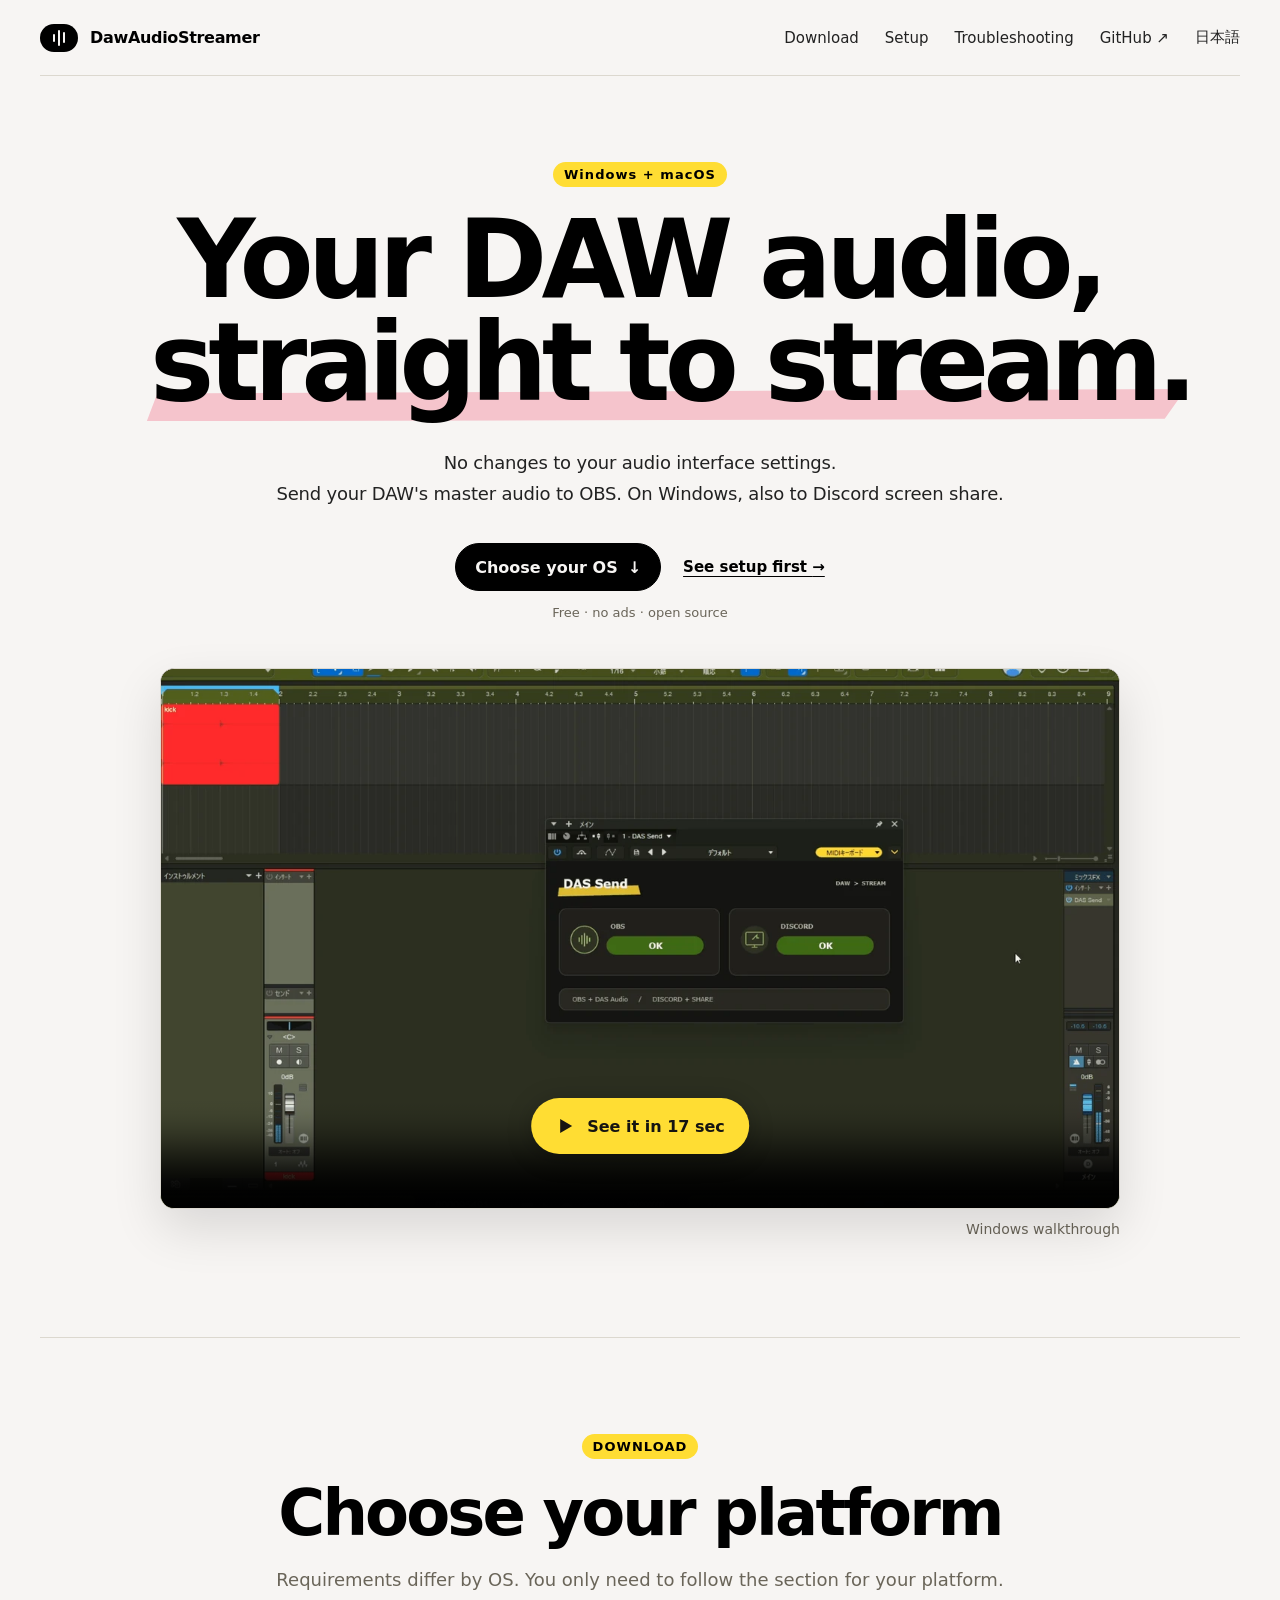
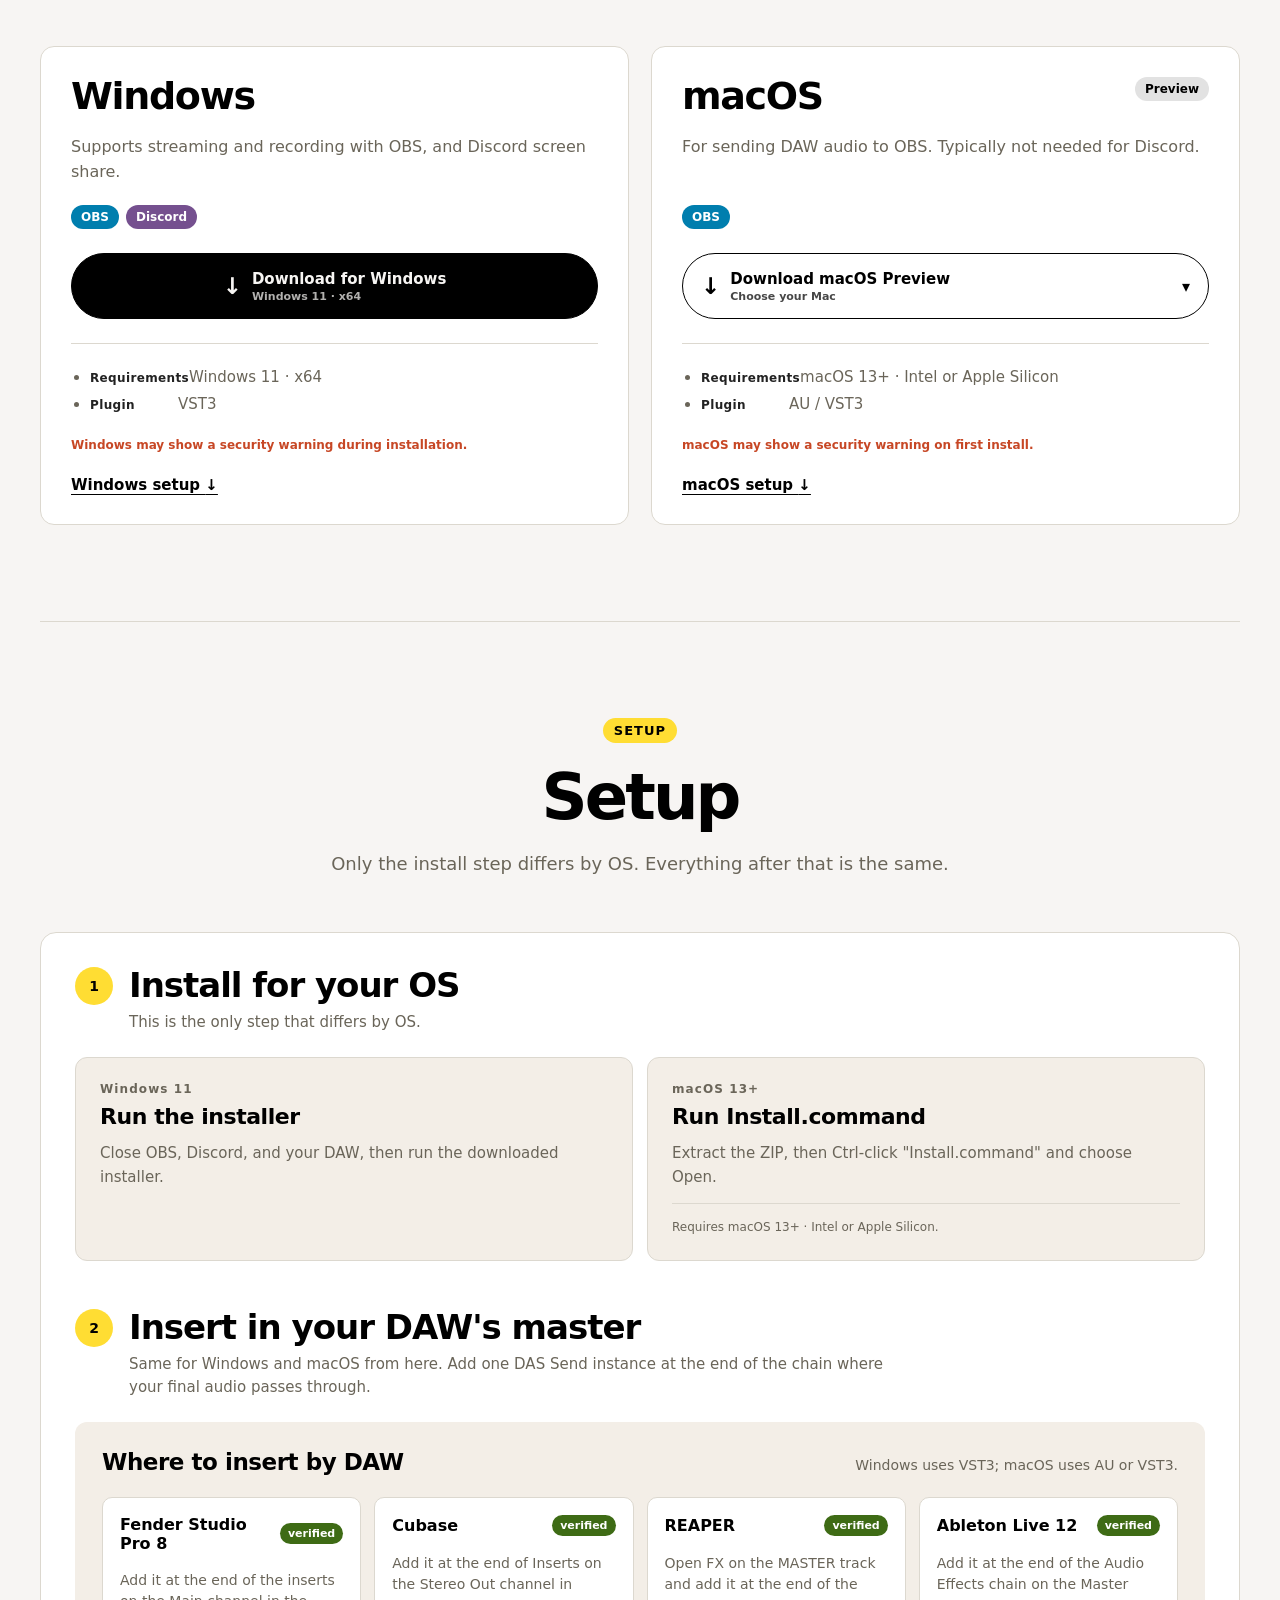
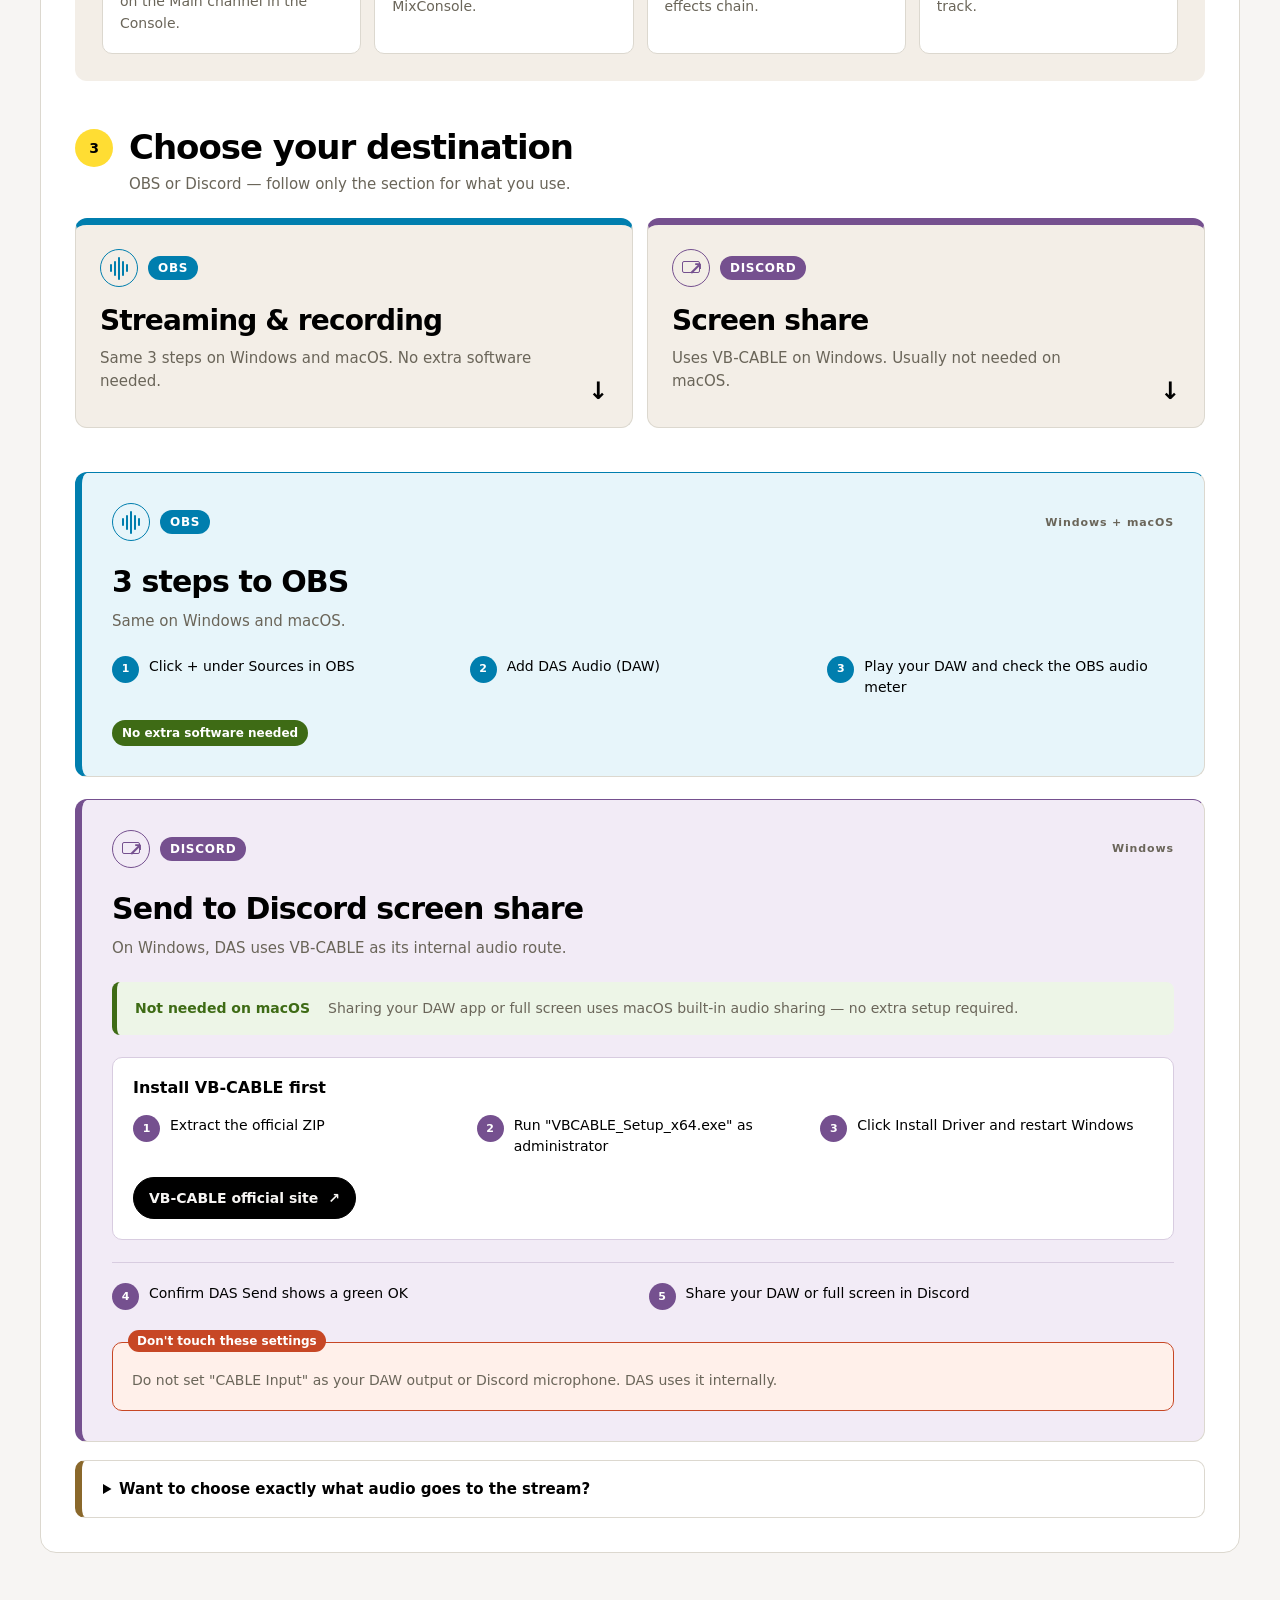
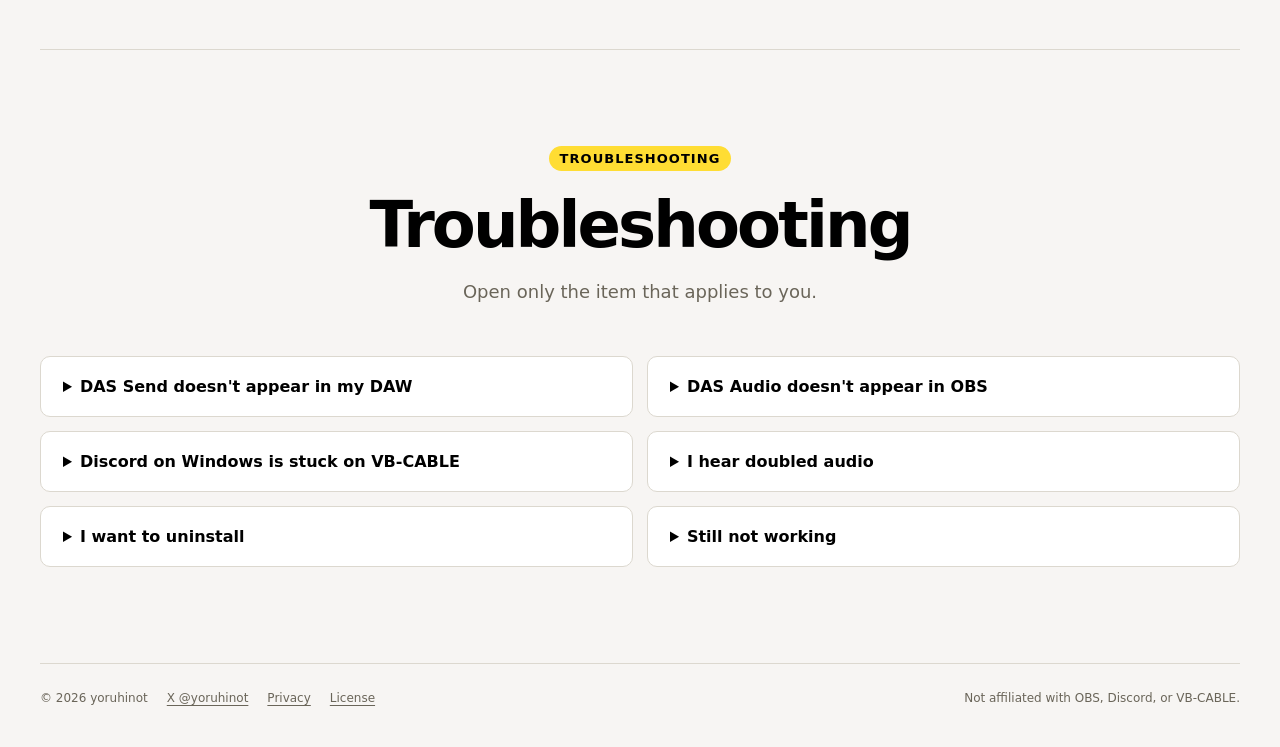
<file: site/index.html>
<!doctype html>
<html lang="ja">
<head>
  <meta charset="utf-8">
  <meta name="viewport" content="width=device-width, initial-scale=1">
  <script src="language.js?v=20260910"></script>
  <title>DawAudioStreamer — DAWの音を配信へ</title>
  <meta name="description" content="DAWの音声を、オーディオ設定を変えずにOBSやDiscordの画面共有へ送れます。Windows版とmacOSプレビュー版を配布中。">
  <meta name="theme-color" content="#f7f5f3" media="(prefers-color-scheme: light)">
  <meta name="theme-color" content="#151411" media="(prefers-color-scheme: dark)">
  <link rel="canonical" href="https://yoruhinot.github.io/DawAudioStreamer/">
  <link rel="icon" href="favicon.ico?v=20260908" sizes="16x16 32x32 48x48">
  <link rel="icon" type="image/png" sizes="32x32" href="favicon-32.png?v=20260908">
  <link rel="icon" type="image/svg+xml" sizes="any" href="favicon.svg?v=20260908">
  <link rel="apple-touch-icon" sizes="180x180" href="apple-touch-icon.png?v=20260908">
  <meta property="og:type" content="website">
  <meta property="og:site_name" content="DawAudioStreamer">
  <meta property="og:locale" content="ja_JP">
  <meta property="og:url" content="https://yoruhinot.github.io/DawAudioStreamer/">
  <meta property="og:title" content="DawAudioStreamer — DAWの音を配信へ">
  <meta property="og:description" content="DAWの音をOBSへ。WindowsではDiscordの画面共有にも。オーディオインターフェースの設定はそのまま。">
  <meta property="og:image" content="https://yoruhinot.github.io/DawAudioStreamer/og.png?v=20260908">
  <meta property="og:image:type" content="image/png">
  <meta property="og:image:alt" content="DawAudioStreamer — DAWの音を、そのまま配信へ。OBS / Discord">
  <meta property="og:image:width" content="1731">
  <meta property="og:image:height" content="909">
  <meta name="twitter:card" content="summary_large_image">
  <meta name="twitter:title" content="DawAudioStreamer — DAWの音を配信へ">
  <meta name="twitter:description" content="DAWの音をOBSへ。WindowsではDiscordの画面共有にも。オーディオインターフェースの設定はそのまま。">
  <meta name="twitter:image" content="https://yoruhinot.github.io/DawAudioStreamer/og.png?v=20260908">
  <meta name="twitter:image:alt" content="DawAudioStreamer — DAWの音を、そのまま配信へ。OBS / Discord">
  <link rel="stylesheet" href="styles.css?v=20260910-i18n">
</head>
<body>
  <header class="site-header">
    <a class="brand" href="#top" aria-label="DawAudioStreamer トップ">
      <span class="brand-mark" aria-hidden="true"><i></i><i></i><i></i></span>
      <span>DawAudioStreamer</span>
    </a>
    <nav aria-label="メインメニュー">
      <a href="#download">ダウンロード</a>
      <a href="#setup">セットアップ</a>
      <a href="#trouble">困ったとき</a>
      <a href="https://github.com/yoruhinot/DawAudioStreamer">GitHub <span aria-hidden="true">↗</span></a>
      <a href="en/?lang=en" hreflang="en" lang="en">English</a>
    </nav>
  </header>

  <main id="top">
    <section class="hero">
      <div class="hero-copy">
        <p class="eyebrow">Windows + macOS</p>
        <h1>DAWの音を、<br><span>そのまま配信へ。</span></h1>
        <p class="lead">オーディオインターフェースの設定はそのまま。<br>DAWのマスター音声をOBSへ。WindowsではDiscordの画面共有にも送れます。</p>
        <div class="hero-actions">
          <a class="primary-button" href="#download">使うOSを選ぶ <span aria-hidden="true">↓</span></a>
          <a class="text-link" href="#setup">先に手順を見る <span aria-hidden="true">→</span></a>
        </div>
        <p class="download-note">無料・広告なし・オープンソース</p>
      </div>

      <figure class="demo-figure">
        <div class="demo-player">
          <video id="demo-video" controls playsinline preload="none" width="1920" height="1080" poster="demo-poster.webp" aria-label="DawAudioStreamerの使い方：DAW、OBS、Discordでの操作">
            <source src="das-demo.mp4" type="video/mp4">
            <a href="das-demo.mp4">動画をダウンロード</a>
          </video>
          <button class="demo-play" id="demo-play" type="button" aria-label="Windowsでの使い方を再生（約17秒）" aria-controls="demo-video" hidden>
            <svg width="20" height="20" viewBox="0 0 20 20" aria-hidden="true"><path d="M5 3 17 10 5 17Z" fill="currentColor"/></svg>
            <span>17秒で見る</span>
          </button>
        </div>
        <figcaption>Windowsでの操作</figcaption>
      </figure>
    </section>

    <section class="download-section" id="download">
      <div class="section-heading">
        <p class="eyebrow">DOWNLOAD</p>
        <h2>使うパソコンを選ぶ</h2>
        <p>OSごとに必要なものが違います。該当する側だけ見れば使い始められます。</p>
      </div>

      <div class="platform-grid">
        <article class="platform-card windows-card">
          <div class="platform-card-header"><h3>Windows</h3></div>
          <p class="platform-summary">OBSでの配信・録画と、Discordの画面共有に対応します。</p>
          <div class="purpose-chips" aria-label="Windows版の用途"><span class="obs-chip">OBS</span><span class="discord-chip">Discord</span></div>
          <a class="download-button" id="windows-download" href="https://github.com/yoruhinot/DawAudioStreamer/releases/download/v0.4.2/DawAudioStreamer-Setup-0.4.2.exe">
            <span class="download-icon" aria-hidden="true">↓</span><span><strong id="download-title">Windows版をダウンロード</strong><small id="download-version">Windows 11・x64</small></span>
          </a>
          <ul class="platform-facts"><li><strong>対応環境</strong>Windows 11・x64</li><li><strong>プラグイン</strong>VST3</li></ul>
          <p class="install-warning">インストール時にWindowsの警告が表示される場合があります。</p>
          <a class="card-link" href="#windows-setup">Windowsの手順へ <span aria-hidden="true">↓</span></a>
        </article>

        <article class="platform-card mac-card">
          <div class="platform-card-header"><h3>macOS</h3><span class="stage-badge">プレビュー版</span></div>
          <p class="platform-summary">DAWの音をOBSへ送る用途向けです。Discordには通常不要です。</p>
          <div class="purpose-chips" aria-label="macOS版の用途"><span class="obs-chip">OBS</span></div>
          <details class="mac-picker" id="mac-download">
            <summary class="download-button mac-download">
              <span class="download-icon" aria-hidden="true">↓</span><span><strong>macOSプレビュー版をダウンロード</strong><small>お使いのMacを選択</small></span>
              <span class="mac-picker-caret" aria-hidden="true">▾</span>
            </summary>
            <div class="mac-picker-menu">
              <a class="mac-arch" id="mac-download-arm" href="https://github.com/yoruhinot/DawAudioStreamer/releases/download/v0.4.2-macos-preview.1/DawAudioStreamer-0.4.2-macos-preview.1-macOS-AppleSilicon.zip">
                <strong>Apple Silicon</strong><small>macOS 13以降</small>
              </a>
              <a class="mac-arch" id="mac-download-intel" href="https://github.com/yoruhinot/DawAudioStreamer/releases/download/v0.4.2-macos-preview.1/DawAudioStreamer-0.4.2-macos-preview.1-macOS-Intel.zip">
                <strong>Intel</strong><small>macOS 13以降</small>
              </a>
            </div>
          </details>
          <ul class="platform-facts"><li><strong>対応環境</strong>macOS 13以降・Intel／Apple Silicon</li><li><strong>プラグイン</strong>AU／VST3</li></ul>
          <p class="install-warning">初回インストール時にmacOSの警告が表示される場合があります。</p>
          <a class="card-link" href="#macos">macOSの手順へ <span aria-hidden="true">↓</span></a>
        </article>
      </div>
    </section>

    <section class="setup-section" id="setup">
      <span class="anchor-alias" id="start" aria-hidden="true"></span>
      <div class="section-heading"><p class="eyebrow">SETUP</p><h2>セットアップ</h2><p>OSごとに違うのはインストールだけ。その後は同じ流れで使えます。</p></div>

      <article class="setup-flow">
        <div class="flow-heading"><span>1</span><div><h3>OSに合わせてインストール</h3><p>ここだけOSごとに手順が違います。</p></div></div>
        <div class="install-grid">
          <section class="install-card" id="windows-setup">
            <p class="platform-label">Windows 11</p><h4>インストーラーを実行</h4>
            <p>OBS、Discord、DAWを終了してから、ダウンロードしたインストーラーを実行します。</p>
          </section>
          <section class="install-card" id="macos">
            <p class="platform-label">macOS 13以降</p><h4>Install.commandを実行</h4>
            <p>ZIPを展開し、「Install.command」をControlキーを押しながらクリックして［開く］を選びます。</p>
            <small>対応環境：macOS 13以降・Intel／Apple Silicon。</small>
          </section>
        </div>

        <div class="flow-heading" id="daw"><span>2</span><div><h3>DAWのマスターに挿す</h3><p>ここからはWindows・macOS共通です。最終的な音が通る場所の最後に「DAS Send」を1個追加します。</p></div></div>
        <div class="daw-block">
          <div class="subheading"><h4>DAWごとの場所</h4><p>WindowsはVST3、macOSはAUまたはVST3を使用できます。</p></div>
          <div class="daw-list">
            <article class="daw-card"><header><strong>Fender Studio Pro 8</strong><span>動作確認済み</span></header><p>コンソールの「メイン」チャンネルにある、インサートの最後へ追加します。</p></article>
            <article class="daw-card"><header><strong>Cubase</strong><span>動作確認済み</span></header><p>MixConsoleの「Stereo Out」にある、Insertsの最後へ追加します。</p></article>
            <article class="daw-card"><header><strong>REAPER</strong><span>動作確認済み</span></header><p>MASTERトラックの［FX］を開き、エフェクト列の最後へ追加します。</p></article>
            <article class="daw-card"><header><strong>Ableton Live 12</strong><span>動作確認済み</span></header><p>Masterトラックの「Audio Effects」チェーンの最後へ追加します。</p></article>
          </div>
        </div>

        <div class="flow-heading"><span>3</span><div><h3>使いたい配信先を選ぶ</h3><p>OBSかDiscord、使いたい方を選びます。選んだ先の手順だけ見れば大丈夫です。</p></div></div>
        <div class="route-choice-grid">
          <a class="route-choice obs-choice" href="#obs">
            <div class="destination-label obs-label"><span class="wave-icon" aria-hidden="true"><i></i><i></i><i></i><i></i><i></i></span><strong>OBS</strong></div>
            <h4>配信・録画</h4><p>Windows・macOSで同じ3手順。追加ソフトは不要です。</p><span class="route-arrow" aria-hidden="true">↓</span>
          </a>
          <a class="route-choice discord-choice" href="#discord">
            <div class="destination-label discord-label"><span class="share-icon" aria-hidden="true"></span><strong>DISCORD</strong></div>
            <h4>画面共有</h4><p>WindowsではVB-CABLEを使用。macOSでは通常DAS不要です。</p><span class="route-arrow" aria-hidden="true">↓</span>
          </a>
        </div>

        <div class="route-details">
          <section class="destination-card obs-guide" id="obs">
            <header class="detail-header"><div class="destination-label obs-label"><span class="wave-icon" aria-hidden="true"><i></i><i></i><i></i><i></i><i></i></span><strong>OBS</strong></div><span class="platform-scope">Windows + macOS</span></header>
            <h4>OBSへ送る3手順</h4><p>WindowsでもmacOSでも操作は同じです。</p>
            <ol><li><span>1</span>OBSの「ソース」で［＋］を押す</li><li><span>2</span>「DAS Audio（DAW）」を追加</li><li><span>3</span>DAWを再生して音声ミキサーのメーターを確認</li></ol>
            <p class="result-note success-note">追加ソフトは不要です</p>
          </section>

          <section class="destination-card discord-guide" id="discord">
            <span class="anchor-alias" id="discord-share" aria-hidden="true"></span>
            <header class="detail-header"><div class="destination-label discord-label"><span class="share-icon" aria-hidden="true"></span><strong>DISCORD</strong></div><span class="platform-scope">Windows</span></header>
            <h4>Discordの画面共有へ送る</h4><p>WindowsではVB-CABLEを、DAS内部の音声経路として使用します。</p>
            <div class="native-mac-note"><strong>macOSではこの設定は不要</strong><p>DAWアプリまたは画面全体を共有すれば、macOS標準機能で音声も共有できます。</p></div>
            <div id="vbcable" class="dependency-box">
              <strong>先にVB-CABLEをインストール</strong>
              <ol><li><span>1</span>公式ZIPを展開</li><li><span>2</span>「VBCABLE_Setup_x64.exe」を管理者として実行</li><li><span>3</span>［Install Driver］を押してWindowsを再起動</li></ol>
              <a class="secondary-button" href="https://vb-audio.com/Cable/">VB-CABLE公式サイト <span aria-hidden="true">↗</span></a>
            </div>
            <ol class="discord-final-steps"><li><span>4</span>DAS Sendが緑の「OK」になることを確認</li><li><span>5</span>DiscordでDAWまたは画面全体を共有</li></ol>
            <div class="important-note"><strong>設定は変えません</strong><p>「CABLE Input」をDAWの出力やDiscordのマイクに選ばないでください。DASが内部で使用します。</p></div>
          </section>
        </div>

        <details class="advanced-tip"><summary>共有する音だけを選びたい場合</summary><p>「配信用BUS」を1本作り、配信したいトラックだけを送ります。そのBUSの最後にDAS Sendを1個挿すと、自分だけが聞く音を配信から外せます。</p></details>
      </article>
    </section>

    <section class="trouble-section" id="trouble">
      <div class="section-heading"><p class="eyebrow">TROUBLESHOOTING</p><h2>うまくいかないとき</h2><p>該当する項目だけ開いて確認してください。</p></div>
      <div class="faq-grid">
        <details><summary>DAS SendがDAWに出てこない</summary><p>DAWのVST3またはAUプラグインを再スキャンします。インストール後にDAWを再起動していない場合は、一度終了して開き直してください。</p></details>
        <details><summary>OBSにDAS Audioが出てこない</summary><p>OBSを完全に終了して開き直し、「ソース」の［＋］をもう一度確認してください。</p><p>OBSのバージョンが古いと、DAS Audioが表示されない場合があります。表示されない場合は、OBSを最新版に更新して試してください。</p></details>
        <details><summary>Windows版のDiscordがVB-CABLEのまま</summary><p>VB-CABLEのx64版を管理者として導入し、Windowsを再起動してください。</p></details>
        <details><summary>音が二重に聞こえる</summary><p>OBSでDAS Audioとデスクトップ音声の両方から、同じDAW音声を取り込んでいないか確認します。DAS Sendも1個だけにしてください。</p></details>
        <details><summary>アンインストールしたい</summary><p>Windowsは「インストールされているアプリ」から削除します。macOSはDAWとOBSを終了して「Uninstall.command」を実行します。</p></details>
        <details><summary>それでも解決しない</summary><p>不具合や要望は<a href="https://x.com/yoruhinot">X（@yoruhinot）</a>または<a href="https://github.com/yoruhinot/DawAudioStreamer/issues">GitHub Issues</a>へ。使用OS、DAW、OBSのバージョンと症状を添えてください。</p></details>
      </div>
    </section>
  </main>

  <footer>
    <span>© 2026 yoruhinot</span>
    <a href="https://x.com/yoruhinot">X @yoruhinot</a>
    <a href="https://github.com/yoruhinot/DawAudioStreamer/blob/main/PRIVACY.ja.md">プライバシー</a>
    <a href="https://github.com/yoruhinot/DawAudioStreamer/blob/main/LICENSE">ライセンス</a>
    <span class="trademark-note">OBS、Discord、VB-CABLEの公式製品ではありません。</span>
  </footer>

  <script src="app.js?v=20260910-mac" defer></script>
</body>
</html>
</file>
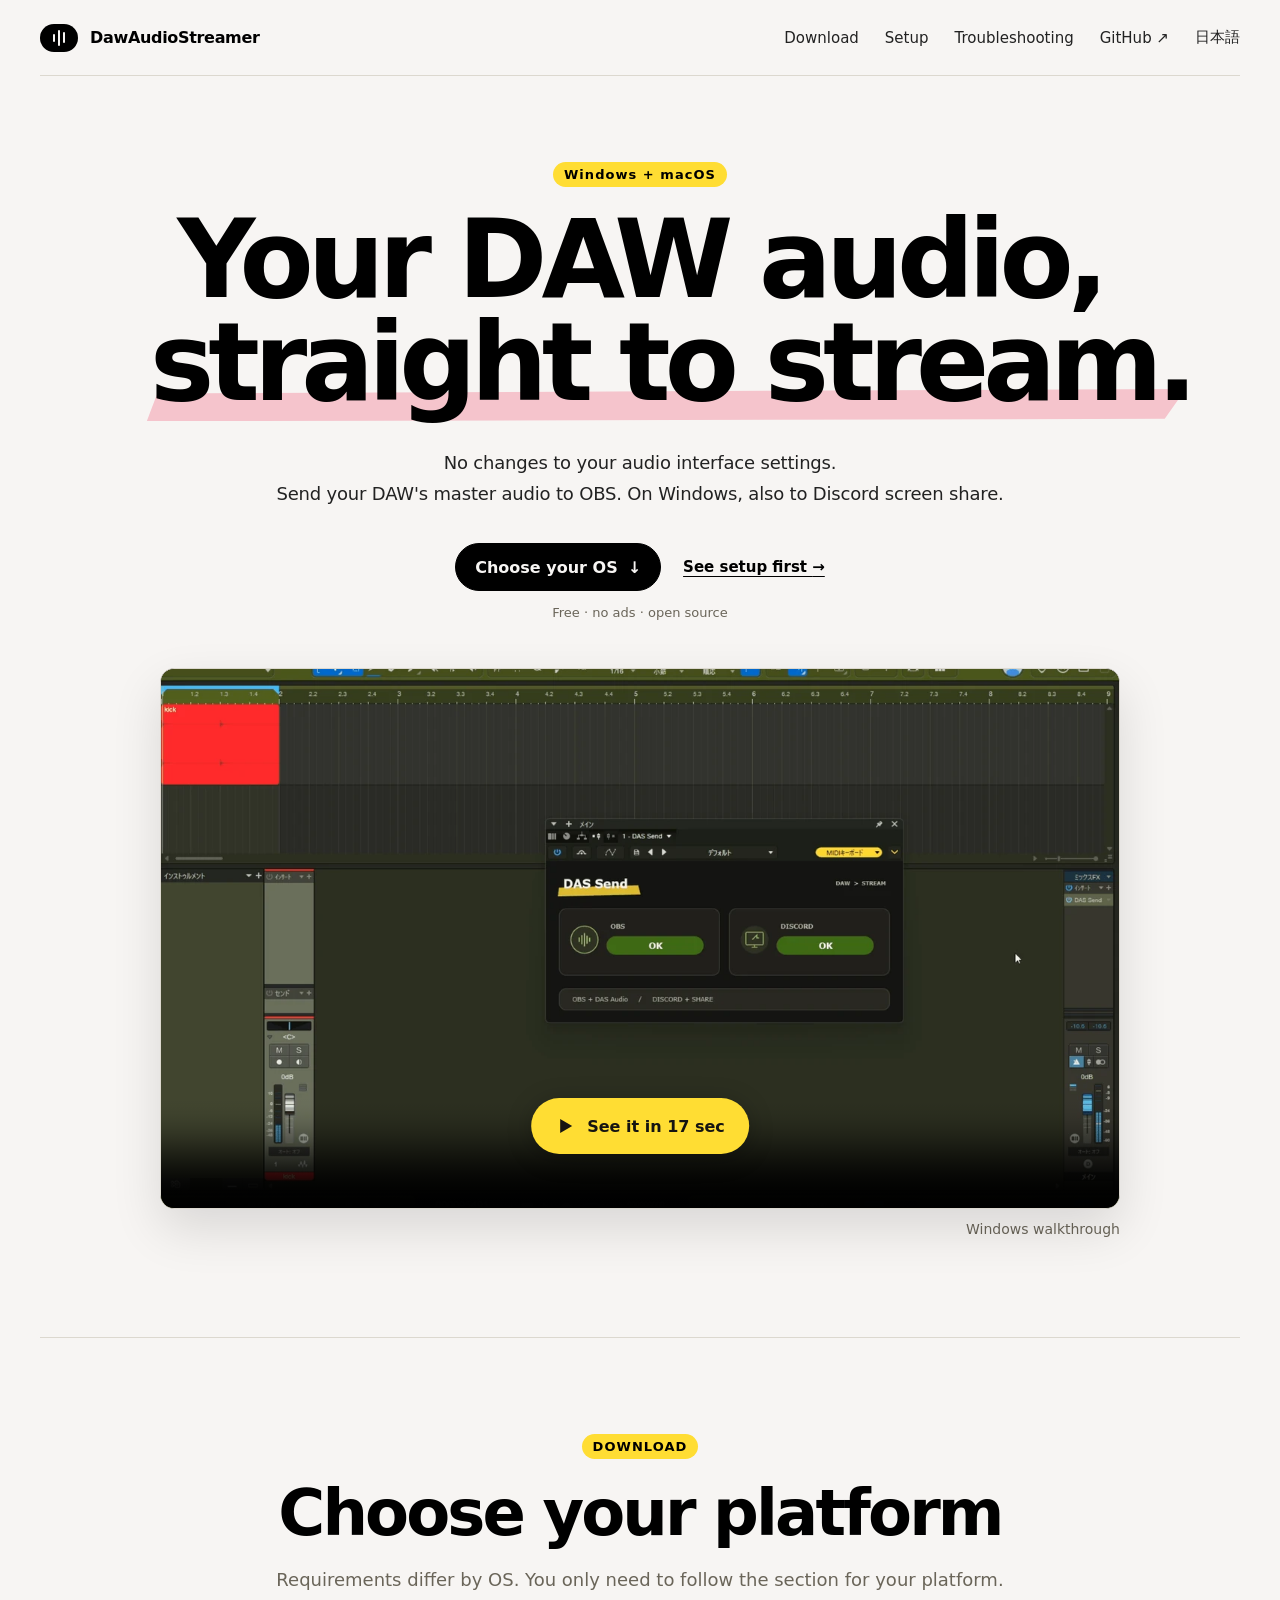
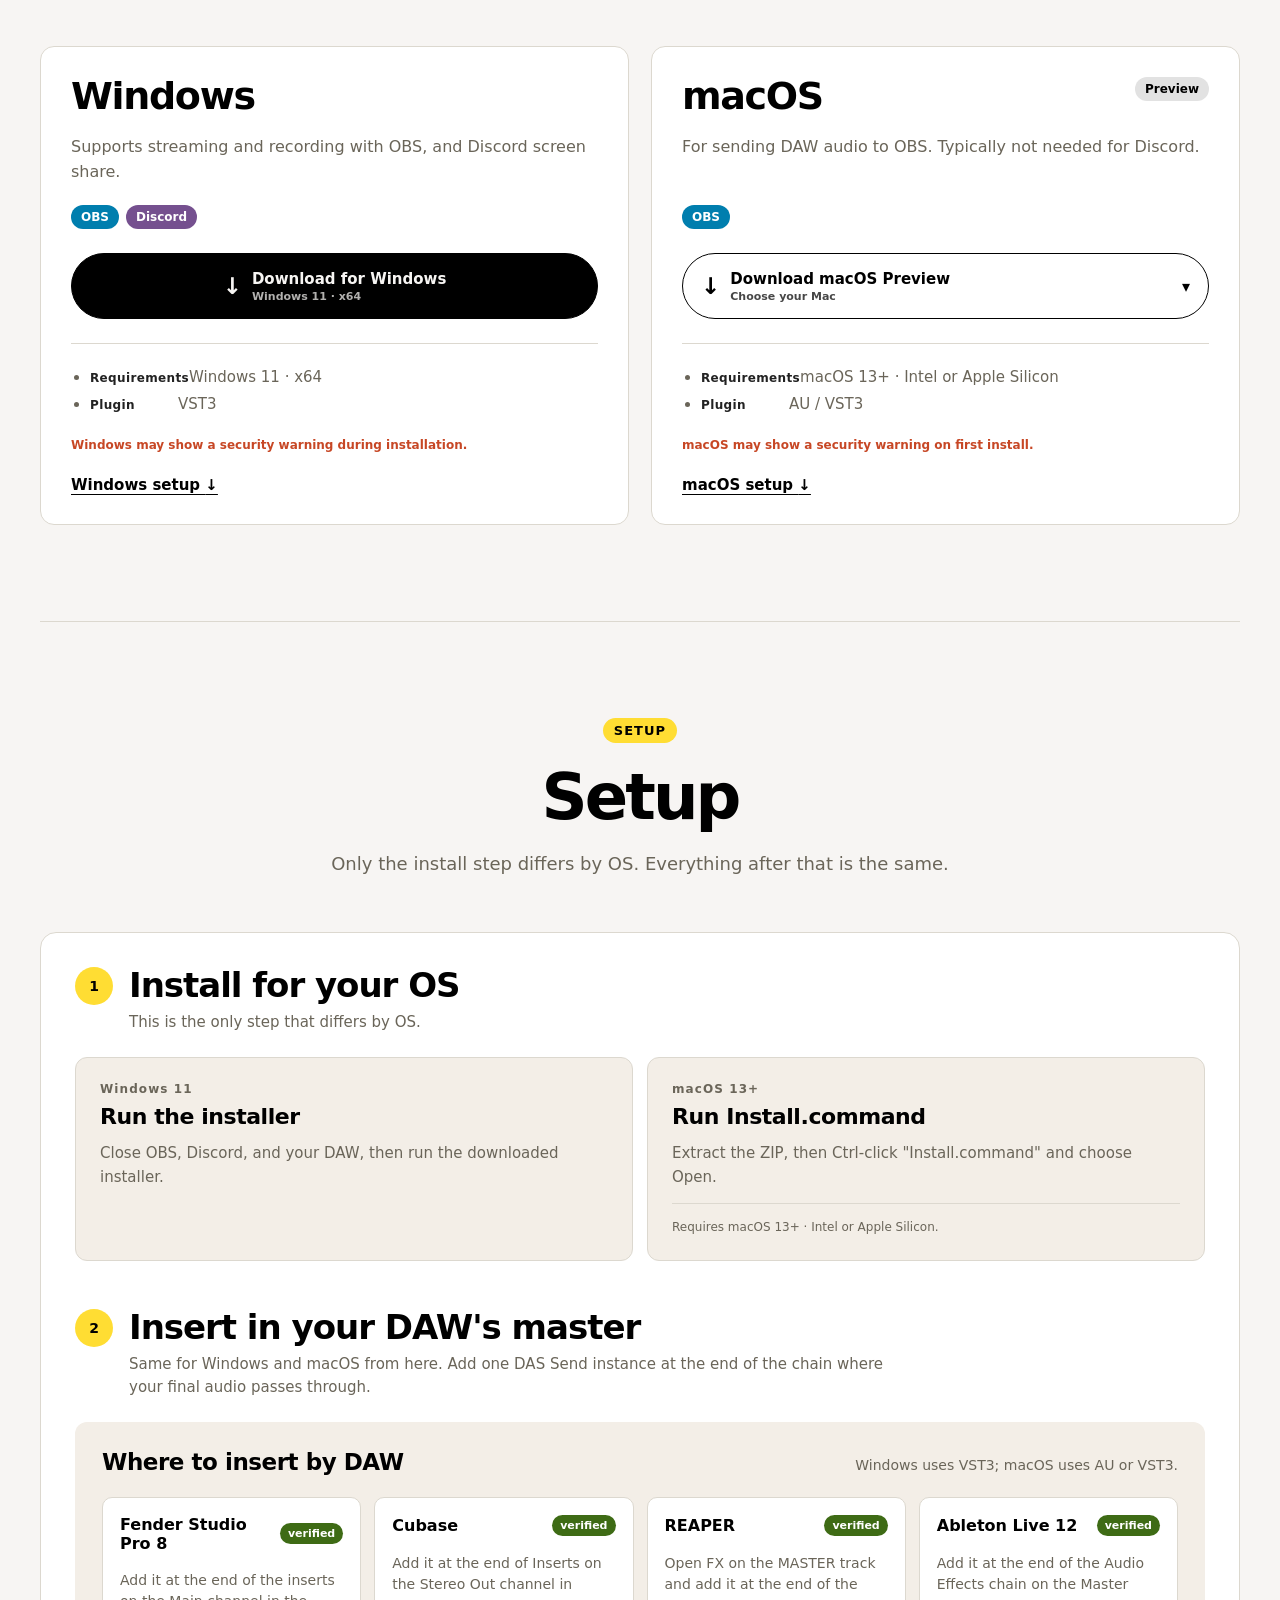
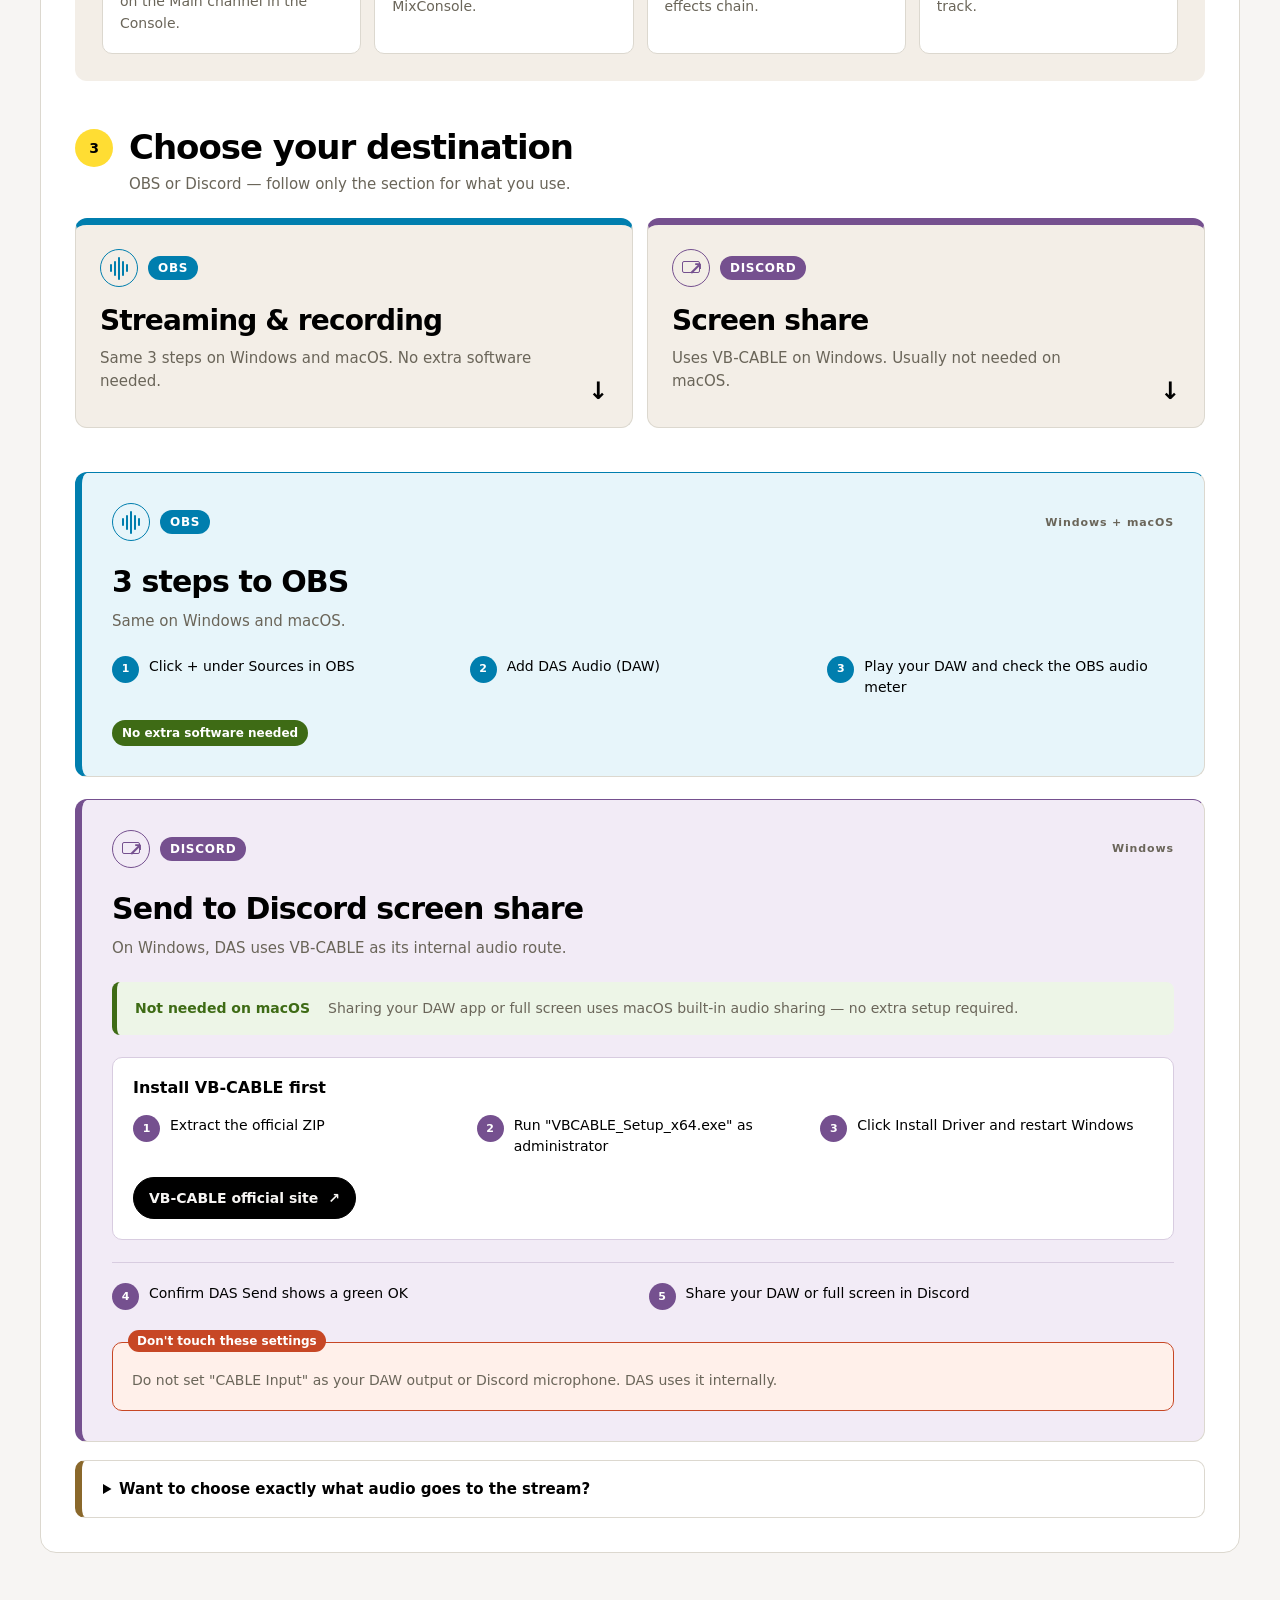
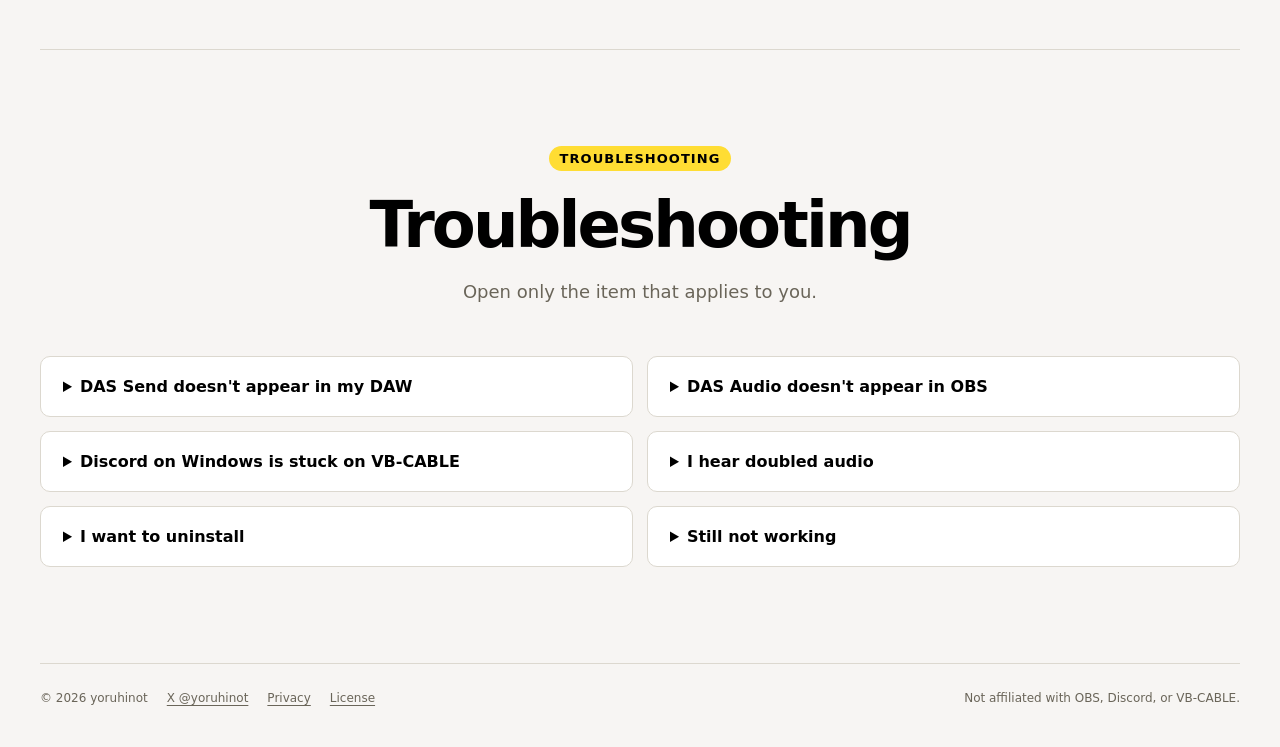
<file: site/en/index.html>
<!doctype html>
<html lang="en">
<head>
  <meta charset="utf-8">
  <meta name="viewport" content="width=device-width, initial-scale=1">
  <script src="../language.js?v=20260910"></script>
  <title>DawAudioStreamer — Stream your DAW audio to OBS and Discord</title>
  <meta name="description" content="Send your DAW's audio to OBS or Discord screen share without changing your audio interface settings. Free, open-source. Windows and macOS preview.">
  <meta name="theme-color" content="#f7f5f3" media="(prefers-color-scheme: light)">
  <meta name="theme-color" content="#151411" media="(prefers-color-scheme: dark)">
  <link rel="canonical" href="https://yoruhinot.github.io/DawAudioStreamer/en/">
  <link rel="alternate" hreflang="ja" href="https://yoruhinot.github.io/DawAudioStreamer/">
  <link rel="alternate" hreflang="en" href="https://yoruhinot.github.io/DawAudioStreamer/en/">
  <link rel="icon" href="../favicon.ico?v=20260908" sizes="16x16 32x32 48x48">
  <link rel="icon" type="image/png" sizes="32x32" href="../favicon-32.png?v=20260908">
  <link rel="icon" type="image/svg+xml" sizes="any" href="../favicon.svg?v=20260908">
  <link rel="apple-touch-icon" sizes="180x180" href="../apple-touch-icon.png?v=20260908">
  <meta property="og:type" content="website">
  <meta property="og:site_name" content="DawAudioStreamer">
  <meta property="og:locale" content="en_US">
  <meta property="og:url" content="https://yoruhinot.github.io/DawAudioStreamer/en/">
  <meta property="og:title" content="DawAudioStreamer — Stream your DAW audio to OBS and Discord">
  <meta property="og:description" content="DAW audio to OBS. Discord screen share on Windows too. No changes to your audio interface.">
  <meta property="og:image" content="https://yoruhinot.github.io/DawAudioStreamer/og.png?v=20260908">
  <meta property="og:image:type" content="image/png">
  <meta property="og:image:alt" content="DawAudioStreamer — Stream your DAW audio straight to OBS / Discord">
  <meta property="og:image:width" content="1731">
  <meta property="og:image:height" content="909">
  <meta name="twitter:card" content="summary_large_image">
  <meta name="twitter:title" content="DawAudioStreamer — Stream your DAW audio to OBS and Discord">
  <meta name="twitter:description" content="DAW audio to OBS. Discord screen share on Windows too. No changes to your audio interface.">
  <meta name="twitter:image" content="https://yoruhinot.github.io/DawAudioStreamer/og.png?v=20260908">
  <meta name="twitter:image:alt" content="DawAudioStreamer — Stream your DAW audio straight to OBS / Discord">
  <link rel="stylesheet" href="../styles.css?v=20260910-i18n">
</head>
<body>
  <header class="site-header">
    <a class="brand" href="#top" aria-label="DawAudioStreamer home">
      <span class="brand-mark" aria-hidden="true"><i></i><i></i><i></i></span>
      <span>DawAudioStreamer</span>
    </a>
    <nav aria-label="Main navigation">
      <a href="#download">Download</a>
      <a href="#setup">Setup</a>
      <a href="#trouble">Troubleshooting</a>
      <a href="https://github.com/yoruhinot/DawAudioStreamer">GitHub <span aria-hidden="true">↗</span></a>
      <a href="../?lang=ja" hreflang="ja" lang="ja">日本語</a>
    </nav>
  </header>

  <main id="top">
    <section class="hero">
      <div class="hero-copy">
        <p class="eyebrow">Windows + macOS</p>
        <h1>Your DAW audio,<br><span>straight to stream.</span></h1>
        <p class="lead">No changes to your audio interface settings.<br>Send your DAW's master audio to OBS. On Windows, also to Discord screen share.</p>
        <div class="hero-actions">
          <a class="primary-button" href="#download">Choose your OS <span aria-hidden="true">↓</span></a>
          <a class="text-link" href="#setup">See setup first <span aria-hidden="true">→</span></a>
        </div>
        <p class="download-note">Free · no ads · open source</p>
      </div>

      <figure class="demo-figure">
        <div class="demo-player">
          <video id="demo-video" controls playsinline preload="none" width="1920" height="1080" poster="../demo-poster-en.webp" aria-label="How DawAudioStreamer works: DAW, OBS, and Discord walkthrough on Windows">
            <source src="../das-demo-en.mp4" type="video/mp4">
            <a href="../das-demo-en.mp4">Download video</a>
          </video>
          <button class="demo-play" id="demo-play" type="button" aria-label="Watch the Windows walkthrough (about 17 seconds)" aria-controls="demo-video" hidden>
            <svg width="20" height="20" viewBox="0 0 20 20" aria-hidden="true"><path d="M5 3 17 10 5 17Z" fill="currentColor"/></svg>
            <span>See it in 17 sec</span>
          </button>
        </div>
        <figcaption>Windows walkthrough</figcaption>
      </figure>
    </section>

    <section class="download-section" id="download">
      <div class="section-heading">
        <p class="eyebrow">DOWNLOAD</p>
        <h2>Choose your platform</h2>
        <p>Requirements differ by OS. You only need to follow the section for your platform.</p>
      </div>

      <div class="platform-grid">
        <article class="platform-card windows-card">
          <div class="platform-card-header"><h3>Windows</h3></div>
          <p class="platform-summary">Supports streaming and recording with OBS, and Discord screen share.</p>
          <div class="purpose-chips" aria-label="Windows supported destinations"><span class="obs-chip">OBS</span><span class="discord-chip">Discord</span></div>
          <a class="download-button" id="windows-download" href="https://github.com/yoruhinot/DawAudioStreamer/releases/download/v0.4.2/DawAudioStreamer-Setup-0.4.2.exe">
            <span class="download-icon" aria-hidden="true">↓</span><span><strong id="download-title">Download for Windows</strong><small id="download-version">Windows 11 · x64</small></span>
          </a>
          <ul class="platform-facts"><li><strong>Requirements</strong>Windows 11 · x64</li><li><strong>Plugin</strong>VST3</li></ul>
          <p class="install-warning">Windows may show a security warning during installation.</p>
          <a class="card-link" href="#windows-setup">Windows setup <span aria-hidden="true">↓</span></a>
        </article>

        <article class="platform-card mac-card">
          <div class="platform-card-header"><h3>macOS</h3><span class="stage-badge">Preview</span></div>
          <p class="platform-summary">For sending DAW audio to OBS. Typically not needed for Discord.</p>
          <div class="purpose-chips" aria-label="macOS supported destinations"><span class="obs-chip">OBS</span></div>
          <details class="mac-picker" id="mac-download">
            <summary class="download-button mac-download">
              <span class="download-icon" aria-hidden="true">↓</span><span><strong>Download macOS Preview</strong><small>Choose your Mac</small></span>
              <span class="mac-picker-caret" aria-hidden="true">▾</span>
            </summary>
            <div class="mac-picker-menu">
              <a class="mac-arch" id="mac-download-arm" href="https://github.com/yoruhinot/DawAudioStreamer/releases/download/v0.4.2-macos-preview.1/DawAudioStreamer-0.4.2-macos-preview.1-macOS-AppleSilicon.zip">
                <strong>Apple Silicon</strong><small>macOS 13+</small>
              </a>
              <a class="mac-arch" id="mac-download-intel" href="https://github.com/yoruhinot/DawAudioStreamer/releases/download/v0.4.2-macos-preview.1/DawAudioStreamer-0.4.2-macos-preview.1-macOS-Intel.zip">
                <strong>Intel</strong><small>macOS 13+</small>
              </a>
            </div>
          </details>
          <ul class="platform-facts"><li><strong>Requirements</strong>macOS 13+ · Intel or Apple Silicon</li><li><strong>Plugin</strong>AU / VST3</li></ul>
          <p class="install-warning">macOS may show a security warning on first install.</p>
          <a class="card-link" href="#macos">macOS setup <span aria-hidden="true">↓</span></a>
        </article>
      </div>
    </section>

    <section class="setup-section" id="setup">
      <span class="anchor-alias" id="start" aria-hidden="true"></span>
      <div class="section-heading"><p class="eyebrow">SETUP</p><h2>Setup</h2><p>Only the install step differs by OS. Everything after that is the same.</p></div>

      <article class="setup-flow">
        <div class="flow-heading"><span>1</span><div><h3>Install for your OS</h3><p>This is the only step that differs by OS.</p></div></div>
        <div class="install-grid">
          <section class="install-card" id="windows-setup">
            <p class="platform-label">Windows 11</p><h4>Run the installer</h4>
            <p>Close OBS, Discord, and your DAW, then run the downloaded installer.</p>
          </section>
          <section class="install-card" id="macos">
            <p class="platform-label">macOS 13+</p><h4>Run Install.command</h4>
            <p>Extract the ZIP, then Ctrl-click "Install.command" and choose Open.</p>
            <small>Requires macOS 13+ · Intel or Apple Silicon.</small>
          </section>
        </div>

        <div class="flow-heading" id="daw"><span>2</span><div><h3>Insert in your DAW's master</h3><p>Same for Windows and macOS from here. Add one DAS Send instance at the end of the chain where your final audio passes through.</p></div></div>
        <div class="daw-block">
          <div class="subheading"><h4>Where to insert by DAW</h4><p>Windows uses VST3; macOS uses AU or VST3.</p></div>
          <div class="daw-list">
            <article class="daw-card"><header><strong>Fender Studio Pro 8</strong><span>verified</span></header><p>Add it at the end of the inserts on the Main channel in the Console.</p></article>
            <article class="daw-card"><header><strong>Cubase</strong><span>verified</span></header><p>Add it at the end of Inserts on the Stereo Out channel in MixConsole.</p></article>
            <article class="daw-card"><header><strong>REAPER</strong><span>verified</span></header><p>Open FX on the MASTER track and add it at the end of the effects chain.</p></article>
            <article class="daw-card"><header><strong>Ableton Live 12</strong><span>verified</span></header><p>Add it at the end of the Audio Effects chain on the Master track.</p></article>
          </div>
        </div>

        <div class="flow-heading"><span>3</span><div><h3>Choose your destination</h3><p>OBS or Discord — follow only the section for what you use.</p></div></div>
        <div class="route-choice-grid">
          <a class="route-choice obs-choice" href="#obs">
            <div class="destination-label obs-label"><span class="wave-icon" aria-hidden="true"><i></i><i></i><i></i><i></i><i></i></span><strong>OBS</strong></div>
            <h4>Streaming & recording</h4><p>Same 3 steps on Windows and macOS. No extra software needed.</p><span class="route-arrow" aria-hidden="true">↓</span>
          </a>
          <a class="route-choice discord-choice" href="#discord">
            <div class="destination-label discord-label"><span class="share-icon" aria-hidden="true"></span><strong>DISCORD</strong></div>
            <h4>Screen share</h4><p>Uses VB-CABLE on Windows. Usually not needed on macOS.</p><span class="route-arrow" aria-hidden="true">↓</span>
          </a>
        </div>

        <div class="route-details">
          <section class="destination-card obs-guide" id="obs">
            <header class="detail-header"><div class="destination-label obs-label"><span class="wave-icon" aria-hidden="true"><i></i><i></i><i></i><i></i><i></i></span><strong>OBS</strong></div><span class="platform-scope">Windows + macOS</span></header>
            <h4>3 steps to OBS</h4><p>Same on Windows and macOS.</p>
            <ol><li><span>1</span>Click + under Sources in OBS</li><li><span>2</span>Add DAS Audio (DAW)</li><li><span>3</span>Play your DAW and check the OBS audio meter</li></ol>
            <p class="result-note success-note">No extra software needed</p>
          </section>

          <section class="destination-card discord-guide" id="discord">
            <span class="anchor-alias" id="discord-share" aria-hidden="true"></span>
            <header class="detail-header"><div class="destination-label discord-label"><span class="share-icon" aria-hidden="true"></span><strong>DISCORD</strong></div><span class="platform-scope">Windows</span></header>
            <h4>Send to Discord screen share</h4><p>On Windows, DAS uses VB-CABLE as its internal audio route.</p>
            <div class="native-mac-note"><strong>Not needed on macOS</strong><p>Sharing your DAW app or full screen uses macOS built-in audio sharing — no extra setup required.</p></div>
            <div id="vbcable" class="dependency-box">
              <strong>Install VB-CABLE first</strong>
              <ol><li><span>1</span>Extract the official ZIP</li><li><span>2</span>Run "VBCABLE_Setup_x64.exe" as administrator</li><li><span>3</span>Click Install Driver and restart Windows</li></ol>
              <a class="secondary-button" href="https://vb-audio.com/Cable/">VB-CABLE official site <span aria-hidden="true">↗</span></a>
            </div>
            <ol class="discord-final-steps"><li><span>4</span>Confirm DAS Send shows a green OK</li><li><span>5</span>Share your DAW or full screen in Discord</li></ol>
            <div class="important-note"><strong>Don't touch these settings</strong><p>Do not set "CABLE Input" as your DAW output or Discord microphone. DAS uses it internally.</p></div>
          </section>
        </div>

        <details class="advanced-tip"><summary>Want to choose exactly what audio goes to the stream?</summary><p>Create a dedicated "stream bus", route only the tracks you want to stream into it, and insert one DAS Send at the end of that bus. This lets you keep some audio private — heard only by you, not the stream.</p></details>
      </article>
    </section>

    <section class="trouble-section" id="trouble">
      <div class="section-heading"><p class="eyebrow">TROUBLESHOOTING</p><h2>Troubleshooting</h2><p>Open only the item that applies to you.</p></div>
      <div class="faq-grid">
        <details><summary>DAS Send doesn't appear in my DAW</summary><p>Rescan VST3 or AU plugins in your DAW. If you haven't restarted your DAW since installing, close and reopen it.</p></details>
        <details><summary>DAS Audio doesn't appear in OBS</summary><p>Fully close and reopen OBS, then check + under Sources again.</p><p>Older OBS versions may not show DAS Audio. If it's missing, update OBS to the latest version and try again.</p></details>
        <details><summary>Discord on Windows is stuck on VB-CABLE</summary><p>Install the x64 version of VB-CABLE as administrator and restart Windows.</p></details>
        <details><summary>I hear doubled audio</summary><p>Check that you're not capturing the same DAW audio through both DAS Audio and Desktop Audio in OBS. Also make sure there's only one DAS Send instance.</p></details>
        <details><summary>I want to uninstall</summary><p>On Windows, remove it from Installed apps in Windows Settings. On macOS, close your DAW and OBS and run "Uninstall.command".</p></details>
        <details><summary>Still not working</summary><p>For bugs or requests, reach out on <a href="https://x.com/yoruhinot">X (@yoruhinot)</a> or <a href="https://github.com/yoruhinot/DawAudioStreamer/issues">GitHub Issues</a>. Include your OS, DAW, and OBS version along with a description of the problem.</p></details>
      </div>
    </section>
  </main>

  <footer>
    <span>© 2026 yoruhinot</span>
    <a href="https://x.com/yoruhinot">X @yoruhinot</a>
    <a href="https://github.com/yoruhinot/DawAudioStreamer/blob/main/PRIVACY.md">Privacy</a>
    <a href="https://github.com/yoruhinot/DawAudioStreamer/blob/main/LICENSE">License</a>
    <span class="trademark-note">Not affiliated with OBS, Discord, or VB-CABLE.</span>
  </footer>

  <script src="../app.js?v=20260910-mac" defer></script>
</body>
</html>
</file>
<file: site/styles.css>
:root {
  color-scheme: light dark;
  --paper: #f7f5f3;
  --card: #ffffff;
  --cream: #f3eee7;
  --ink: #000000;
  --charcoal: #222222;
  --graphite: #6a6559;
  --linen: #dcd8cf;
  --smoke: #e2e2e2;
  --yellow: #ffdd33;
  --pink: #f5c4cc;
  --obs: #007eae;
  --obs-soft: #e7f5fa;
  --discord: #75508f;
  --discord-soft: #f2ebf6;
  --success: #3e6b15;
  --success-soft: #edf5e7;
  --attention: #c74725;
  --attention-soft: #fff0ea;
  --tip: #8a682b;
  --focus: #005fcc;
  font-family: Inter, "Segoe UI", "Noto Sans JP", system-ui, sans-serif;
  font-synthesis: none;
}

* { box-sizing: border-box; }
html { scroll-behavior: smooth; }
body { margin: 0; min-height: 100vh; color: var(--ink); background: var(--paper); }
a { color: inherit; }
section, article[id], div[id] { scroll-margin-top: 110px; }

.site-header, main, footer { width: min(1200px, calc(100% - 48px)); margin-inline: auto; }
.site-header {
  position: sticky;
  z-index: 20;
  top: 0;
  min-height: 76px;
  display: flex;
  align-items: center;
  justify-content: space-between;
  background: color-mix(in srgb, var(--paper) 94%, transparent);
  border-bottom: 1px solid var(--linen);
  backdrop-filter: blur(12px);
}
.brand { display: inline-flex; align-items: center; gap: 12px; text-decoration: none; font-weight: 750; letter-spacing: -.02em; }
.brand-mark { width: 38px; height: 28px; display: flex; align-items: center; justify-content: center; gap: 3px; color: var(--paper); background: var(--ink); border-radius: 9999px; }
.brand-mark i { width: 2px; border-radius: 2px; background: currentColor; }
.brand-mark i:nth-child(1) { height: 8px; }
.brand-mark i:nth-child(2) { height: 16px; }
.brand-mark i:nth-child(3) { height: 11px; }
nav { display: flex; align-items: center; gap: 26px; }
nav a { color: var(--charcoal); text-decoration: none; font-size: 15px; }
nav a:hover { text-decoration: underline; text-underline-offset: 4px; }

a:focus-visible, summary:focus-visible { outline: 3px solid var(--focus); outline-offset: 3px; }
.eyebrow { width: fit-content; margin: 0 auto 22px; padding: 5px 11px; color: #000; background: var(--yellow); border-radius: 9999px; font-size: 13px; font-weight: 800; letter-spacing: .08em; }
.text-link, .card-link { font-size: 15px; font-weight: 700; text-underline-offset: 4px; }
.primary-button, .secondary-button, .download-button {
  display: inline-flex;
  align-items: center;
  justify-content: center;
  gap: 10px;
  color: var(--paper);
  background: var(--ink);
  border: 1px solid var(--ink);
  border-radius: 35px;
  font-weight: 750;
  text-decoration: none;
}
.primary-button { min-height: 48px; padding: 11px 19px; }
.primary-button:hover { color: #000; background: var(--yellow); }
.secondary-button { width: fit-content; min-height: 42px; padding: 9px 15px; font-size: 14px; }
.secondary-button:hover { color: #000; background: var(--yellow); }

.hero { padding: 86px 0 100px; text-align: center; }
.hero-copy { max-width: 980px; margin-inline: auto; }
h1 { margin: 0; font-size: clamp(58px, 8.7vw, 108px); line-height: .95; letter-spacing: -.055em; }
h1 span { position: relative; z-index: 0; white-space: nowrap; }
h1 span::before { content: ""; position: absolute; z-index: -1; left: -.03em; right: -.04em; bottom: .03em; height: .3em; background: var(--pink); clip-path: polygon(1% 14%, 99% 0, 97% 92%, 0 100%); }
.lead { margin: 34px 0 0; color: var(--charcoal); font-size: 18px; line-height: 1.7; letter-spacing: -.01em; }
.hero-actions { margin-top: 34px; display: flex; align-items: center; justify-content: center; gap: 22px; }
.download-note { margin: 14px 0 0; color: var(--graphite); font-size: 13px; }

.demo-figure { max-width: 960px; margin: 48px auto 0; }
.demo-player { position: relative; overflow: hidden; background: #151411; border: 1px solid var(--linen); border-radius: 14px; box-shadow: 0 20px 50px rgb(0 0 0 / 12%); }
.demo-player video { display: block; width: 100%; height: auto; aspect-ratio: 16 / 9; }
.demo-play { position: absolute; bottom: max(44px, 10%); left: 50%; transform: translateX(-50%); display: flex; align-items: center; justify-content: center; gap: 12px; min-height: 56px; padding: 14px 24px; color: #151411; background: #ffdd33; border: 0; border-radius: 9999px; box-shadow: 0 4px 24px rgb(0 0 0 / 25%); font: inherit; font-size: 16px; font-weight: 750; white-space: nowrap; cursor: pointer; }
.demo-play[hidden] { display: none; }
.demo-play:hover { background: #ffe76b; }
.demo-play:focus-visible { outline: 3px solid #fff; outline-offset: 5px; }
.demo-figure figcaption { margin-top: 12px; color: var(--graphite); font-size: 14px; text-align: right; }
.wave-icon { display: flex; align-items: center; justify-content: center; gap: 2px; }
.wave-icon i { width: 2px; border-radius: 2px; background: currentColor; }
.wave-icon i:nth-child(1), .wave-icon i:nth-child(5) { height: 8px; }
.wave-icon i:nth-child(2), .wave-icon i:nth-child(4) { height: 15px; }
.wave-icon i:nth-child(3) { height: 23px; }
.share-icon::before { content: ""; position: absolute; inset: 11px 9px 13px; border: 1.5px solid currentColor; border-radius: 2px; }
.share-icon::after { content: "↗"; position: absolute; left: 15px; top: 8px; font-size: 18px; font-weight: 800; }
.preview-guide { margin: 15px 0 0; padding: 9px 13px; color: var(--graphite); background: #d2c7b8; border: 1px solid #c8beb1; border-radius: 10px; font-size: 12px; }

.download-section, .setup-section, .trouble-section { padding: 96px 0; border-top: 1px solid var(--linen); }
.section-heading { max-width: 790px; margin-inline: auto; text-align: center; }
.section-heading h2 { margin: 0; font-size: clamp(43px, 5vw, 70px); line-height: 1; letter-spacing: -.045em; }
.section-heading > p:last-child { margin: 21px auto 0; color: var(--graphite); font-size: 18px; line-height: 1.55; }

.platform-grid { margin-top: 52px; display: grid; grid-template-columns: 1fr 1fr; gap: 22px; align-items: stretch; }
.platform-card { padding: 30px; display: flex; flex-direction: column; background: var(--card); border: 1px solid var(--linen); border-radius: 14px; }
.platform-card-header { display: flex; align-items: flex-start; justify-content: space-between; gap: 18px; }
.platform-label { margin: 0 0 8px; color: var(--graphite); font-size: 12px; font-weight: 800; letter-spacing: .09em; }
.platform-card h3 { margin: 0; font-size: 38px; line-height: 1; letter-spacing: -.035em; }
.stage-badge { padding: 5px 10px; color: var(--ink); background: var(--smoke); border-radius: 9999px; font-size: 12px; font-weight: 800; white-space: nowrap; }
.platform-summary { min-height: 54px; margin: 20px 0 0; color: var(--graphite); font-size: 16px; line-height: 1.55; }
.purpose-chips { margin-top: 16px; display: flex; flex-wrap: wrap; gap: 7px; }
.purpose-chips span { padding: 5px 10px; color: #fff; border-radius: 9999px; font-size: 12px; font-weight: 800; }
.purpose-chips .obs-chip { background: var(--obs); }
.purpose-chips .discord-chip { background: var(--discord); }
.purpose-chips .native-chip { background: var(--success); }
.download-button { width: 100%; min-height: 66px; margin-top: 24px; padding: 12px 18px; text-align: left; }
.download-button:hover { color: #000; background: var(--yellow); }
.download-button strong, .download-button small { display: block; }
.download-button strong { font-size: 15px; }
.download-button small { margin-top: 2px; opacity: .72; font-size: 11px; }
.download-icon { font-size: 23px; line-height: 1; }
.mac-download { color: var(--ink); background: var(--card); }
.mac-download:hover { color: var(--paper); background: var(--ink); }
.mac-picker { position: relative; }
.mac-picker > summary { justify-content: flex-start; list-style: none; cursor: pointer; transition: color .15s ease, background .15s ease, border-radius .2s ease, border-color .2s ease; }
.mac-picker > summary::-webkit-details-marker { display: none; }
.mac-picker-caret { margin-left: auto; transition: transform .2s ease; }
.mac-picker[open] .mac-picker-caret { transform: rotate(180deg); }
.mac-picker[open] > summary {
  color: var(--ink); background: var(--card);
  border-bottom-color: var(--linen);
  border-radius: 35px 35px 0 0;
}
.mac-picker-menu {
  position: absolute; left: 0; right: 0; top: 100%; z-index: 5;
  display: flex; flex-direction: column; gap: 2px; padding: 8px;
  background: var(--card);
  border: 1px solid var(--ink); border-top: none;
  border-radius: 0 0 35px 35px;
  box-shadow: 0 22px 44px rgba(17, 17, 17, .13);
  opacity: 0; visibility: hidden; pointer-events: none;
  transform: translateY(-8px); transform-origin: top center;
  transition: opacity .2s ease, transform .2s ease, visibility .2s;
}
.mac-picker[open] .mac-picker-menu {
  opacity: 1; visibility: visible; pointer-events: auto;
  transform: translateY(0);
}
.mac-arch { display: block; padding: 11px 16px; color: var(--ink); background: transparent; border-radius: 14px; text-decoration: none; transition: color .15s ease, background .15s ease; }
.mac-arch:last-child { border-bottom-left-radius: 27px; border-bottom-right-radius: 27px; }
.mac-arch:hover { color: var(--paper); background: var(--ink); }
.mac-arch[aria-disabled="true"] { opacity: .6; pointer-events: none; }
.mac-arch strong { display: block; font-size: 15px; }
.mac-arch small { display: block; margin-top: 2px; opacity: .72; font-size: 11px; }
@media (prefers-reduced-motion: reduce) {
  .mac-picker-caret, .mac-picker-menu, .mac-arch, .mac-picker > summary { transition: none; }
  .mac-picker-menu { transform: none; }
}
.platform-facts { margin: 24px 0 0; padding: 20px 0 0 19px; color: var(--graphite); border-top: 1px solid var(--linen); font-size: 15px; line-height: 1.8; }
.platform-facts strong { display: inline-block; min-width: 88px; color: var(--charcoal); font-size: 12px; letter-spacing: .03em; }
.install-warning { margin: 18px 0 0; color: var(--attention); font-size: 12px; font-weight: 750; line-height: 1.5; transition: opacity .10s ease; }
.mac-card:has(.mac-picker[open]) .install-warning { opacity: 0; transition-duration: 0s; }
.card-link { margin-top: auto; padding-top: 22px; }

.setup-section { position: relative; }
.anchor-alias { position: absolute; pointer-events: none; }
.setup-flow { margin-top: 54px; padding: 34px; background: var(--card); border: 1px solid var(--linen); border-radius: 16px; }
.flow-heading { margin-top: 48px; display: flex; align-items: flex-start; gap: 16px; }
.flow-heading:first-child { margin-top: 0; }
.flow-heading > span { flex: 0 0 38px; width: 38px; height: 38px; display: grid; place-items: center; color: #000; background: var(--yellow); border-radius: 9999px; font-size: 14px; font-weight: 850; }
.flow-heading h3 { margin: 0; font-size: clamp(25px, 3vw, 34px); line-height: 1.1; letter-spacing: -.03em; }
.flow-heading p { max-width: 760px; margin: 7px 0 0; color: var(--graphite); font-size: 15px; line-height: 1.55; }
.install-grid { margin-top: 22px; display: grid; grid-template-columns: 1fr 1fr; gap: 14px; }
.install-card { padding: 24px; background: var(--cream); border: 1px solid var(--linen); border-radius: 12px; }
.install-card h4 { margin: 0; font-size: 22px; letter-spacing: -.02em; }
.install-card > p:not(.platform-label) { margin: 12px 0 0; color: var(--graphite); font-size: 15px; line-height: 1.6; }
.install-card small { display: block; margin-top: 14px; padding-top: 14px; color: var(--graphite); border-top: 1px solid var(--linen); font-size: 12px; line-height: 1.5; }

.daw-block { margin-top: 22px; padding: 27px; background: var(--cream); border-radius: 12px; }
.subheading { display: flex; align-items: baseline; justify-content: space-between; gap: 24px; }
.subheading h4, .destination-heading h4 { margin: 0; font-size: 23px; letter-spacing: -.02em; }
.subheading p, .destination-heading p { margin: 0; color: var(--graphite); font-size: 14px; }
.daw-list { margin-top: 22px; display: grid; grid-template-columns: repeat(4, 1fr); gap: 13px; }
.daw-card { background: var(--card); border: 1px solid var(--linen); border-radius: 10px; }
.daw-card header { padding: 17px; display: flex; align-items: center; justify-content: space-between; gap: 10px; }
.daw-card header strong { font-size: 16px; }
.daw-card header span { padding: 4px 8px; color: #fff; background: var(--success); border-radius: 9999px; font-size: 11px; font-weight: 800; white-space: nowrap; }
.daw-card p { margin: 0; padding: 0 17px 18px; color: var(--graphite); font-size: 14px; line-height: 1.55; }

.route-choice-grid { margin-top: 22px; display: grid; grid-template-columns: 1fr 1fr; gap: 14px; }
.route-choice { position: relative; min-height: 210px; padding: 24px 62px 24px 24px; color: inherit; background: var(--cream); border: 1px solid var(--linen); border-top-width: 7px; border-radius: 12px; text-decoration: none; }
.route-choice:hover { transform: translateY(-2px); box-shadow: 0 10px 24px rgb(0 0 0 / 10%); }
.obs-choice { border-top-color: var(--obs); }
.discord-choice { border-top-color: var(--discord); }
.route-choice h4 { margin: 19px 0 0; font-size: 28px; line-height: 1.1; letter-spacing: -.03em; }
.route-choice p { max-width: 440px; margin: 10px 0 0; color: var(--graphite); font-size: 15px; line-height: 1.55; }
.route-arrow { position: absolute; right: 24px; bottom: 22px; font-size: 24px; font-weight: 800; }
.route-details { margin-top: 44px; display: grid; gap: 22px; }
.destination-card { position: relative; padding: 30px; border: 1px solid var(--linen); border-left-width: 7px; border-radius: 12px; }
.obs-guide { background: var(--obs-soft); border-top-color: var(--obs); }
.discord-guide { background: var(--discord-soft); border-top-color: var(--discord); }
.obs-guide { border-left-color: var(--obs); }
.discord-guide { border-left-color: var(--discord); }
.detail-header { display: flex; align-items: center; justify-content: space-between; gap: 16px; }
.platform-scope { color: var(--graphite); font-size: 11px; font-weight: 800; letter-spacing: .08em; }
.destination-label { display: flex; align-items: center; gap: 10px; }
.destination-label > span { position: relative; width: 38px; height: 38px; color: currentColor; border: 1.5px solid currentColor; border-radius: 50%; }
.destination-label strong { padding: 5px 10px; color: #fff; border-radius: 9999px; font-size: 12px; letter-spacing: .06em; }
.obs-label { color: var(--obs); }
.obs-label strong { background: var(--obs); }
.discord-label { color: var(--discord); }
.discord-label strong { background: var(--discord); }
.destination-card > h4 { margin: 24px 0 0; font-size: 30px; line-height: 1.1; letter-spacing: -.03em; }
.destination-card > p:not(.result-note) { margin: 12px 0 0; color: var(--graphite); font-size: 15px; line-height: 1.55; }
.destination-card > ol { margin: 22px 0 0; padding: 0; display: grid; grid-template-columns: repeat(3, 1fr); gap: 11px; list-style: none; }
.destination-card li { display: flex; align-items: flex-start; gap: 10px; font-size: 14px; line-height: 1.5; }
.destination-card li span { flex: 0 0 27px; width: 27px; height: 27px; display: grid; place-items: center; color: #fff; border-radius: 9999px; font-size: 11px; font-weight: 800; }
.obs-guide li span { background: var(--obs); }
.discord-guide li span { background: var(--discord); }
.result-note { width: fit-content; margin: 22px 0 0; padding: 6px 10px; border-radius: 9999px; font-size: 12px; font-weight: 800; }
.success-note { color: #fff; background: var(--success); }
.dependency-box { margin-top: 22px; padding: 20px; background: var(--card); border: 1px solid #d8cce0; border-radius: 10px; }
.dependency-box > strong { font-size: 16px; }
.dependency-box ol { margin: 18px 0 0; padding: 0; display: grid; grid-template-columns: repeat(3, 1fr); gap: 11px; list-style: none; }
.dependency-box .secondary-button { margin-top: 20px; }
.discord-final-steps { grid-template-columns: repeat(2, 1fr) !important; padding-top: 20px !important; border-top: 1px solid #d8cce0; }
.native-mac-note { margin-top: 22px; padding: 16px 18px; display: flex; align-items: baseline; gap: 18px; background: var(--success-soft); border-left: 5px solid var(--success); border-radius: 8px; }
.native-mac-note strong { flex: 0 0 auto; color: var(--success); font-size: 14px; }
.native-mac-note p { margin: 0; color: var(--graphite); font-size: 14px; line-height: 1.55; }
.important-note { position: relative; margin-top: 32px; padding: 27px 19px 18px; background: var(--attention-soft); border: 1px solid var(--attention); border-radius: 10px; }
.important-note strong { position: absolute; top: -13px; left: 15px; padding: 4px 9px; color: #fff; background: var(--attention); border-radius: 9999px; font-size: 12px; }
.important-note p { margin: 0; color: var(--graphite); font-size: 14px; line-height: 1.55; }
.advanced-tip { margin-top: 18px; padding: 19px 21px; background: var(--card); border: 1px solid var(--linen); border-left: 7px solid var(--tip); border-radius: 10px; }
.advanced-tip summary { cursor: pointer; font-size: 15px; font-weight: 750; }
.advanced-tip p { margin: 13px 0 0; color: var(--graphite); font-size: 14px; line-height: 1.6; }

.faq-grid { margin-top: 50px; display: grid; grid-template-columns: 1fr 1fr; gap: 14px; }
.faq-grid details { padding: 20px 22px; background: var(--card); border: 1px solid var(--linen); border-radius: 10px; }
.faq-grid summary { cursor: pointer; font-size: 16px; font-weight: 750; }
.faq-grid p { margin: 14px 0 0; color: var(--graphite); font-size: 15px; line-height: 1.6; }
.faq-grid a { text-underline-offset: 3px; }

footer { padding: 27px 0 42px; display: flex; flex-wrap: wrap; gap: 19px; color: var(--graphite); border-top: 1px solid var(--linen); font-size: 12px; }
footer a { text-underline-offset: 3px; }
.trademark-note { margin-left: auto; }

@media (max-width: 900px) {
  .platform-grid { grid-template-columns: 1fr; }
  .platform-summary { min-height: 0; }
  .daw-list { grid-template-columns: 1fr; }
  .destination-card > ol, .dependency-box ol { grid-template-columns: 1fr; }
  .discord-final-steps { grid-template-columns: 1fr !important; }
  .trademark-note { margin-left: 0; width: 100%; }
}

@media (max-width: 620px) {
  .site-header, main, footer { width: min(100% - 28px, 1200px); }
  .site-header { min-height: 0; padding: 13px 0 11px; flex-wrap: wrap; }
  .brand span:last-child { font-size: 14px; }
  nav { width: 100%; margin-top: 11px; justify-content: space-between; gap: 10px; }
  nav a { font-size: 12px; }
  nav a:last-child { display: none; }
  .hero { padding: 62px 0 72px; }
  h1 { font-size: 44px; }
  h1 span { white-space: normal; }
  .lead br { display: none; }
  .hero-actions { align-items: stretch; flex-direction: column; }
  .primary-button { width: 100%; }
  .demo-figure { margin-top: 36px; }
  .demo-player { border-radius: 10px; }
  .demo-play { min-height: 48px; padding: 11px 18px; }
  .download-section, .setup-section, .trouble-section { padding: 72px 0; }
  .section-heading h2 { font-size: 36px; }
  .section-heading > p:last-child { font-size: 16px; }
  .platform-grid { margin-top: 40px; }
  .platform-card, .setup-flow { padding: 23px; }
  .platform-card h3 { font-size: 32px; }
  .download-button { justify-content: flex-start; }
  .install-grid, .route-choice-grid { grid-template-columns: 1fr; }
  .flow-heading { gap: 13px; }
  .flow-heading > span { flex-basis: 34px; width: 34px; height: 34px; }
  .flow-heading h3 { font-size: 25px; }
  .install-card { padding: 20px; }
  .daw-block { margin-inline: -8px; padding: 18px; }
  .subheading { align-items: flex-start; flex-direction: column; gap: 7px; }
  .daw-card header { align-items: flex-start; }
  .route-choice { min-height: 190px; padding: 22px 58px 22px 22px; }
  .destination-card { padding: 22px; }
  .destination-card > h4 { font-size: 26px; }
  .detail-header { align-items: flex-start; }
  .platform-scope { padding-top: 12px; text-align: right; }
  .native-mac-note { align-items: flex-start; flex-direction: column; gap: 6px; }
  .dependency-box { padding: 17px; }
  .faq-grid { grid-template-columns: 1fr; }
}

@media (prefers-color-scheme: dark) {
  :root {
    --paper: #151411;
    --card: #211f1b;
    --cream: #2a2721;
    --ink: #f7f3eb;
    --charcoal: #eee9df;
    --graphite: #bcb4a5;
    --linen: #484239;
    --smoke: #3a3630;
    --yellow: #f2cd32;
    --pink: #8f4355;
    --obs-soft: #142b34;
    --discord-soft: #2b2031;
    --success-soft: #1d2a18;
    --attention-soft: #351d17;
    --focus: #78baff;
  }
  .demo-player { border-color: #554d42; box-shadow: 0 20px 54px rgb(0 0 0 / 40%); }
  .dependency-box { border-color: #55435f; }
  .discord-final-steps { border-color: #55435f; }
  .native-mac-note strong { color: #95c96a; }
  .route-choice:hover { box-shadow: 0 10px 28px rgb(0 0 0 / 35%); }
}

@media (prefers-reduced-motion: reduce) {
  html { scroll-behavior: auto; }
  .route-choice:hover { transform: none; }
}
</file>
